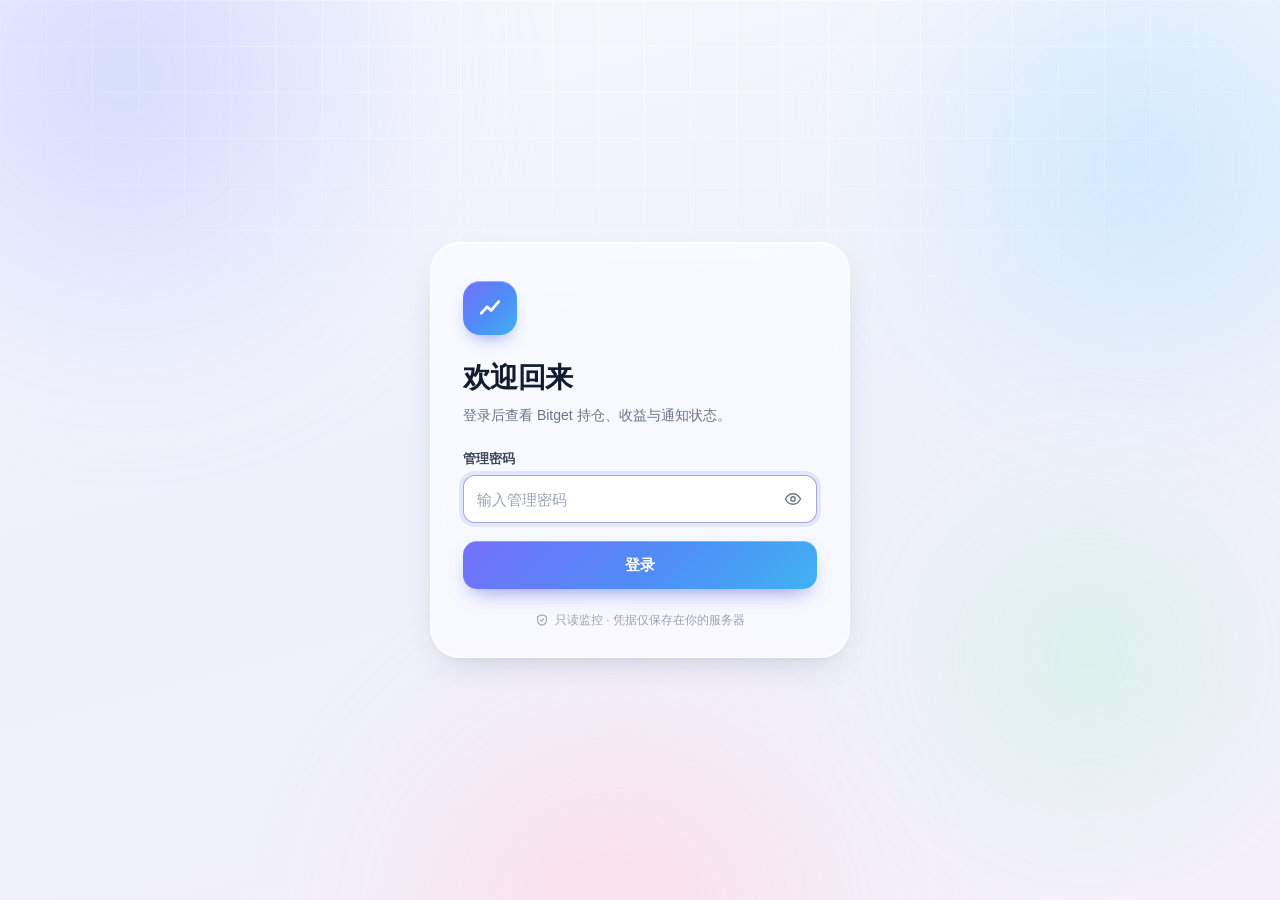
<file: app/web/login.html>
<!doctype html>
<html lang="zh-CN">
<head>
<meta charset="utf-8">
<meta name="viewport" content="width=device-width, initial-scale=1, viewport-fit=cover">
<meta name="color-scheme" content="light">
<meta name="theme-color" content="#eef1f8">
<meta name="robots" content="noindex,nofollow">
<title>登录 · Bitget 持仓工作台</title>
<link rel="icon" href="assets/icon.svg?v=f64e1daaa529" type="image/svg+xml">
<link rel="stylesheet" href="assets/app.css?v=f64e1daaa529">
<script src="assets/login.js?v=f64e1daaa529" defer></script>
</head>
<body>
<div class="backdrop" aria-hidden="true"><span class="orb orb-a"></span><span class="orb orb-b"></span><span class="orb orb-c"></span><span class="orb orb-d"></span></div>
<main class="login-wrap">
  <section class="glass login-card" aria-labelledby="login-title">
    <span class="brand-mark lg"><svg viewBox="0 0 24 24" aria-hidden="true"><path d="M4.5 16.5 9.5 11l3.5 3 6.5-7.5"/></svg></span>
    <h1 id="login-title">欢迎回来</h1>
    <p class="lead">登录后查看 Bitget 持仓、收益与通知状态。</p>
    <div class="login-note" id="login-note" hidden></div>
    <form id="login-form">
      <label class="field-label" for="pw">管理密码</label>
      <div class="pw">
        <input class="input" id="pw" type="password" autocomplete="current-password" required maxlength="256" placeholder="输入管理密码" autofocus>
        <button class="pw-toggle" id="pw-toggle" type="button" aria-label="显示密码"><svg class="ic" viewBox="0 0 24 24" aria-hidden="true"><path d="M2 12s3.5-7 10-7 10 7 10 7-3.5 7-10 7S2 12 2 12Z"/><circle cx="12" cy="12" r="3"/></svg></button>
      </div>
      <p class="field-error" id="login-error" role="alert" hidden></p>
      <button class="btn primary block" id="login-btn" type="submit">登录</button>
    </form>
    <div class="login-foot"><svg class="ic" viewBox="0 0 24 24" aria-hidden="true"><path d="M12 3 4.5 6v6c0 4.6 3.2 7.8 7.5 9 4.3-1.2 7.5-4.4 7.5-9V6L12 3Z"/><path d="m9 12 2 2 4-4"/></svg>只读监控 · 凭据仅保存在你的服务器</div>
  </section>
</main>
</body>
</html>
</file>
<file: app/web/assets/app.css>
/* Bitget 持仓工作台 · Light Glass UI */
:root{
  --ink:#151b2e;--ink-2:#3b4459;--muted:#6b7489;--faint:#9aa2b4;
  --line:rgba(21,27,46,.08);--line-2:rgba(21,27,46,.05);
  --glass:rgba(255,255,255,.56);--glass-hi:rgba(255,255,255,.74);--edge:rgba(255,255,255,.86);
  --accent:#5b5bd6;--accent-2:#3f8ff6;--accent-soft:rgba(91,91,214,.11);
  --grad:linear-gradient(135deg,#7470fa 0%,#4f8df7 55%,#3fb2f2 100%);
  --up:#0b9c6c;--up-soft:rgba(11,156,108,.11);
  --down:#e5484d;--down-soft:rgba(229,72,77,.10);
  --warn:#c97a07;--warn-soft:rgba(217,119,6,.12);
  --radius:24px;--radius-sm:14px;
  --shadow:inset 0 1px 0 rgba(255,255,255,.95),0 14px 36px -16px rgba(38,46,96,.24),0 2px 6px -2px rgba(38,46,96,.06);
  --blur:saturate(175%) blur(22px);
  --ease:cubic-bezier(.3,.9,.3,1);
  --font:-apple-system,BlinkMacSystemFont,"SF Pro Text","PingFang SC","Hiragino Sans GB","Segoe UI","Microsoft YaHei","Helvetica Neue",Arial,sans-serif;
  --mono:"SF Mono",ui-monospace,"JetBrains Mono",Menlo,Consolas,monospace;
}
*{box-sizing:border-box}
html{-webkit-text-size-adjust:100%;scroll-behavior:smooth}
body{margin:0;min-height:100vh;font:14px/1.5 var(--font);color:var(--ink);background:#eef1f8;-webkit-font-smoothing:antialiased;overflow-x:hidden}
button,input,select{font:inherit;color:inherit}
a{color:inherit}
[hidden]{display:none!important}
.num,.tab-num{font-variant-numeric:tabular-nums}

/* ---------- backdrop ---------- */
.backdrop{position:fixed;inset:0;z-index:-1;overflow:hidden;background:linear-gradient(165deg,#f6f8fd 0%,#eef1fa 46%,#f4f0f9 100%)}
.backdrop::after{content:"";position:absolute;inset:0;background-image:linear-gradient(rgba(255,255,255,.55) 1px,transparent 1px),linear-gradient(90deg,rgba(255,255,255,.55) 1px,transparent 1px);background-size:46px 46px;-webkit-mask-image:radial-gradient(ellipse 80% 60% at 50% 0%,#000 10%,transparent 75%);mask-image:radial-gradient(ellipse 80% 60% at 50% 0%,#000 10%,transparent 75%)}
.orb{position:absolute;border-radius:50%;filter:blur(64px);opacity:.8}
.orb-a{width:48vw;height:48vw;left:-12vw;top:-16vw;background:radial-gradient(circle at 45% 45%,#c8d0ff 0%,rgba(200,208,255,0) 70%)}
.orb-b{width:42vw;height:42vw;right:-10vw;top:-8vw;background:radial-gradient(circle,#bfe5ff 0%,rgba(191,229,255,0) 70%)}
.orb-c{width:44vw;height:44vw;left:26vw;bottom:-24vw;background:radial-gradient(circle,#ffd6e4 0%,rgba(255,214,228,0) 70%)}
.orb-d{width:30vw;height:30vw;right:0;bottom:4vw;background:radial-gradient(circle,#c9f2e3 0%,rgba(201,242,227,0) 70%)}

/* ---------- glass primitives ---------- */
.glass{background:var(--glass);-webkit-backdrop-filter:var(--blur);backdrop-filter:var(--blur);border:1px solid var(--edge);box-shadow:var(--shadow)}
.card{position:relative;border-radius:var(--radius);padding:22px}
.ic{width:18px;height:18px;flex:none;fill:none;stroke:currentColor;stroke-width:1.8;stroke-linecap:round;stroke-linejoin:round}
.sub{display:block;font-size:12px;color:var(--muted);font-weight:400}
.muted{color:var(--muted)}
.up{color:var(--up)}.down{color:var(--down)}.flat{color:var(--ink)}
.eyebrow{font-size:12.5px;font-weight:600;color:var(--muted);letter-spacing:.2px}

.pill{display:inline-flex;align-items:center;gap:4px;height:22px;padding:0 8px;border-radius:999px;font-size:11.5px;font-weight:600;white-space:nowrap}
.pill.long{background:var(--up-soft);color:var(--up)}
.pill.short{background:var(--down-soft);color:var(--down)}
.pill.soft{background:rgba(21,27,46,.06);color:var(--ink-2);font-weight:500}
.pill.up{background:var(--up-soft)}.pill.down{background:var(--down-soft)}.pill.flat{background:rgba(21,27,46,.06)}

.btn{display:inline-flex;align-items:center;justify-content:center;gap:7px;height:40px;padding:0 16px;border-radius:12px;border:1px solid rgba(21,27,46,.09);background:rgba(255,255,255,.72);font-weight:600;font-size:13.5px;color:var(--ink);cursor:pointer;text-decoration:none;white-space:nowrap;transition:background .2s,box-shadow .2s,transform .15s,filter .2s}
.btn:hover{background:#fff;box-shadow:0 4px 14px -6px rgba(38,46,96,.25)}
.btn:active{transform:translateY(1px)}
.btn.primary{border:0;color:#fff;background:var(--grad);box-shadow:0 10px 22px -10px rgba(79,91,213,.75),inset 0 1px 0 rgba(255,255,255,.28)}
.btn.primary:hover{filter:brightness(1.06)}
.btn:disabled{opacity:.5;cursor:not-allowed;transform:none}
.btn .ic{width:16px;height:16px}
.btn.spinning .ic,.icon-btn.spinning .ic{animation:spin .8s linear infinite}
.icon-btn{width:36px;height:36px;border-radius:11px;border:1px solid transparent;background:transparent;color:var(--ink-2);display:grid;place-items:center;cursor:pointer;transition:background .2s,border-color .2s,color .2s}
.icon-btn:hover{background:rgba(255,255,255,.75);border-color:rgba(255,255,255,.95);color:var(--ink)}
.icon-btn:disabled{opacity:.4;cursor:not-allowed}
:focus-visible{outline:2px solid rgba(91,91,214,.55);outline-offset:2px}
@keyframes spin{to{transform:rotate(360deg)}}

/* ---------- top bar ---------- */
.topbar{position:sticky;top:14px;z-index:30;display:flex;align-items:center;gap:16px;width:min(1240px,calc(100% - 32px));height:62px;margin:14px auto 0;padding:0 10px 0 12px;border-radius:20px}
.brand{display:flex;align-items:center;gap:10px;min-width:0;text-decoration:none}
.brand-mark{width:36px;height:36px;border-radius:11px;display:grid;place-items:center;background:var(--grad);box-shadow:0 8px 18px -8px rgba(79,91,213,.7),inset 0 1px 0 rgba(255,255,255,.35);flex:none}
.brand-mark svg{width:20px;height:20px;fill:none;stroke:#fff;stroke-width:2.4;stroke-linecap:round;stroke-linejoin:round}
.brand-text{display:flex;flex-direction:column;line-height:1.15}
.brand-text strong{font-size:15px;letter-spacing:.1px}
.brand-text em{font-style:normal;font-size:11.5px;color:var(--muted)}
.tabs{position:relative;display:flex;gap:2px;margin:0 0 0 auto;padding:4px;border-radius:14px;background:rgba(255,255,255,.42);border:1px solid rgba(255,255,255,.7)}
.tabs a{position:relative;z-index:1;padding:7px 16px;border-radius:10px;font-size:13.5px;font-weight:500;color:var(--ink-2);text-decoration:none;white-space:nowrap;transition:color .2s}
.tabs a:hover{color:var(--ink)}
.tabs a.active{color:var(--ink);font-weight:600}
.tab-indicator{position:absolute;z-index:0;top:4px;bottom:4px;left:0;width:0;border-radius:10px;background:#fff;box-shadow:0 3px 10px -3px rgba(38,46,96,.22),0 0 0 1px rgba(21,27,46,.035);transition:transform .4s var(--ease),width .4s var(--ease)}
.top-actions{display:flex;align-items:center;gap:4px;margin-left:auto}
.live-chip{display:inline-flex;align-items:center;gap:8px;height:32px;margin-right:4px;padding:0 12px;border-radius:999px;background:rgba(255,255,255,.55);border:1px solid rgba(255,255,255,.85);font-size:12.5px;color:var(--ink-2);white-space:nowrap;font-variant-numeric:tabular-nums}
.live-chip i{width:7px;height:7px;border-radius:50%;background:var(--faint);box-shadow:0 0 0 3px rgba(154,162,180,.2)}
.live-chip.ok i{background:var(--up);box-shadow:0 0 0 3px var(--up-soft);animation:pulse 2.2s infinite}
.live-chip.warn i{background:var(--warn);box-shadow:0 0 0 3px var(--warn-soft)}
.live-chip.err i{background:var(--down);box-shadow:0 0 0 3px var(--down-soft)}
@keyframes pulse{0%{box-shadow:0 0 0 0 rgba(11,156,108,.35)}70%{box-shadow:0 0 0 7px rgba(11,156,108,0)}100%{box-shadow:0 0 0 0 rgba(11,156,108,0)}}

/* ---------- layout ---------- */
.main{width:min(1240px,calc(100% - 32px));margin:28px auto 72px}
.view{display:none}
.view.active{display:block;animation:rise .5s var(--ease)}
@keyframes rise{from{opacity:0;transform:translateY(10px)}to{opacity:1;transform:none}}
.view-head{display:flex;align-items:flex-end;justify-content:space-between;gap:16px;flex-wrap:wrap;margin:2px 4px 20px}
.view-head h1{margin:0;font-size:28px;line-height:1.2;font-weight:680;letter-spacing:-.5px}
.view-head p{margin:6px 0 0;font-size:13.5px;color:var(--muted)}
.head-actions{display:flex;gap:8px;flex-wrap:wrap}
.card-head{display:flex;align-items:center;justify-content:space-between;gap:12px;margin-bottom:16px}
.card-title{display:flex;align-items:center;gap:8px;margin:0;font-size:14.5px;font-weight:650}
.card-title .ic{color:var(--accent)}
.link{display:inline-flex;align-items:center;gap:4px;font-size:12.5px;font-weight:600;color:var(--accent);text-decoration:none}
.link .ic{width:14px;height:14px}
.link:hover{text-decoration:underline}

/* ---------- overview ---------- */
.ov-grid{display:grid;grid-template-columns:repeat(12,minmax(0,1fr));gap:18px}
.hero{grid-column:span 8;overflow:hidden}
.perf{grid-column:span 4}
.curve{grid-column:span 12}
.ov-pos{grid-column:span 7}
.ov-his{grid-column:span 5}
.hero::before{content:"";position:absolute;inset:0;border-radius:inherit;background:radial-gradient(110% 130% at 100% 0%,rgba(116,112,250,.16),transparent 55%),radial-gradient(80% 90% at 0% 100%,rgba(63,178,242,.10),transparent 60%);pointer-events:none}
.hero>*{position:relative}
.big{display:flex;align-items:baseline;gap:2px;margin:6px 0 10px;font-size:46px;line-height:1.05;font-weight:700;letter-spacing:-1.4px;font-variant-numeric:tabular-nums}
.big small{font-size:.5em;font-weight:650;letter-spacing:-.3px;color:var(--ink-2)}
.big em{margin-left:10px;font-style:normal;font-size:14px;font-weight:600;letter-spacing:0;color:var(--muted)}
.hero-sub{display:flex;align-items:center;gap:10px;flex-wrap:wrap;font-size:12.5px;color:var(--muted)}
.metrics{display:grid;grid-template-columns:repeat(4,minmax(0,1fr));gap:10px;margin-top:22px}
.metric{min-width:0;padding:12px 14px;border-radius:15px;background:rgba(255,255,255,.52);border:1px solid rgba(255,255,255,.85)}
.metric label{display:block;font-size:12px;color:var(--muted)}
.metric b{display:block;margin-top:3px;font-size:16.5px;font-weight:650;font-variant-numeric:tabular-nums;white-space:nowrap;overflow:hidden;text-overflow:ellipsis}
.inline-alert{display:flex;align-items:center;gap:8px;margin-top:14px;font-size:12.5px;color:var(--warn)}
.inline-alert .ic{width:15px;height:15px}
.acct-list{display:flex;flex-wrap:wrap;gap:8px;margin-top:12px}

.perf-body{display:flex;align-items:center;gap:20px}
.ring-box{position:relative;width:128px;height:128px;flex:none}
.ring-box svg{width:100%;height:100%;transform:rotate(-90deg)}
.ring-box circle{fill:none;stroke-width:11}
.ring-box .track{stroke:rgba(21,27,46,.07)}
.ring-box .bar{stroke-linecap:round;transition:stroke-dasharray .9s var(--ease)}
.ring-label{position:absolute;inset:0;display:grid;place-content:center;text-align:center}
.ring-label b{font-size:24px;font-weight:700;letter-spacing:-.6px;font-variant-numeric:tabular-nums}
.ring-label span{font-size:11.5px;color:var(--muted)}
.perf-list{flex:1;min-width:0;margin:0;display:grid;gap:10px}
.perf-list div{display:flex;justify-content:space-between;gap:10px;font-size:13px}
.perf-list dt{color:var(--muted)}
.perf-list dd{margin:0;font-weight:650;font-variant-numeric:tabular-nums;white-space:nowrap}

.chart{position:relative;height:210px;margin:4px -4px 0;touch-action:pan-y}
.chart-svg{display:block;width:100%;height:100%;overflow:visible}
.chart-svg .line{fill:none;stroke-width:2.4;vector-effect:non-scaling-stroke;stroke-linejoin:round;stroke-linecap:round}
.chart-svg .zero{stroke:rgba(21,27,46,.16);stroke-width:1;stroke-dasharray:4 5;vector-effect:non-scaling-stroke}
.chart-dot{position:absolute;width:12px;height:12px;margin:-6px 0 0 -6px;border-radius:50%;background:#fff;border:3px solid var(--accent);box-shadow:0 2px 8px rgba(38,46,96,.3);pointer-events:none;opacity:0;transition:opacity .15s}
.chart-tip{position:absolute;top:0;padding:8px 11px;border-radius:12px;font-size:12px;line-height:1.45;white-space:nowrap;pointer-events:none;opacity:0;transform:translate(-50%,-8px);transition:opacity .15s;background:rgba(255,255,255,.88);-webkit-backdrop-filter:blur(12px);backdrop-filter:blur(12px);border:1px solid #fff;box-shadow:0 10px 24px -10px rgba(38,46,96,.35)}
.chart.hover .chart-dot,.chart.hover .chart-tip{opacity:1}
.chart-tip b{font-variant-numeric:tabular-nums}
.chart-foot{display:flex;justify-content:space-between;margin-top:10px;font-size:12px;color:var(--faint)}
.curve-value{font-size:20px;font-weight:700;letter-spacing:-.4px;font-variant-numeric:tabular-nums;white-space:nowrap}
.curve-value .sub{display:inline;margin-left:2px;font-size:12px;font-weight:500;letter-spacing:0}

.mini-list{display:flex;flex-direction:column}
.mini-row{display:grid;grid-template-columns:minmax(0,1.3fr) minmax(0,1fr) auto;align-items:center;gap:12px;padding:11px 10px;margin:0 -10px;border-radius:14px;text-decoration:none;transition:background .15s}
.mini-row+.mini-row{border-top:1px solid var(--line-2)}
.mini-row:hover{background:rgba(255,255,255,.55)}
.mini-sym{display:flex;align-items:center;gap:8px;min-width:0}
.mini-sym strong{font-size:14px;overflow:hidden;text-overflow:ellipsis;white-space:nowrap}
.mini-mid{font-size:12.5px;color:var(--muted);font-variant-numeric:tabular-nums;white-space:nowrap;overflow:hidden;text-overflow:ellipsis}
.mini-val{text-align:right;font-weight:650;font-variant-numeric:tabular-nums;white-space:nowrap}
.mini-val small{display:block;font-size:11.5px;font-weight:500;opacity:.85}

/* ---------- positions ---------- */
.head-chips{display:flex;gap:10px;flex-wrap:wrap}
.total-chip{display:flex;flex-direction:column;min-width:140px;padding:10px 16px;border-radius:16px}
.total-chip label{font-size:11.5px;color:var(--muted)}
.total-chip b{font-size:17px;font-weight:700;font-variant-numeric:tabular-nums}
.pos-grid{display:grid;grid-template-columns:repeat(auto-fill,minmax(350px,1fr));gap:18px}
.pos-card{overflow:hidden;transition:transform .25s var(--ease),box-shadow .25s}
.pos-card:hover{transform:translateY(-2px);box-shadow:inset 0 1px 0 #fff,0 20px 40px -18px rgba(38,46,96,.32)}
.pos-card::before{content:"";position:absolute;left:0;top:0;bottom:0;width:3px;background:linear-gradient(180deg,var(--up),rgba(11,156,108,0))}
.pos-card.short::before{background:linear-gradient(180deg,var(--down),rgba(229,72,77,0))}
.pos-head{display:flex;align-items:center;justify-content:space-between;gap:10px}
.pos-sym{display:flex;align-items:center;gap:8px;flex-wrap:wrap;min-width:0}
.pos-sym strong{font-size:17px;letter-spacing:-.2px}
.pos-hold{display:inline-flex;align-items:center;gap:5px;font-size:12px;color:var(--muted);white-space:nowrap}
.pos-hold .ic{width:14px;height:14px}
.pos-pnl{display:flex;align-items:flex-end;justify-content:space-between;gap:12px;margin:18px 0 16px}
.pos-pnl label{display:block;font-size:12px;color:var(--muted)}
.pos-pnl b{display:block;font-size:30px;line-height:1.15;font-weight:700;letter-spacing:-.8px;font-variant-numeric:tabular-nums}
.pos-roi{text-align:right;font-size:17px;font-weight:700;font-variant-numeric:tabular-nums}
.pos-roi small{display:block;font-size:11.5px;font-weight:500;color:var(--muted)}
.pos-prices{display:grid;grid-template-columns:1fr auto 1fr;align-items:center;gap:10px;padding:12px 14px;border-radius:15px;background:rgba(255,255,255,.5);border:1px solid rgba(255,255,255,.85)}
.pos-prices label{display:block;font-size:11.5px;color:var(--muted)}
.pos-prices span[data-f]{display:inline-block;margin:1px -4px 0;padding:0 4px;border-radius:6px;font-size:15px;font-weight:650;font-variant-numeric:tabular-nums}
.pos-prices>div:last-child{text-align:right}
.pos-arrow{color:var(--faint)}
.pos-arrow .ic{width:16px;height:16px}
.kv{display:grid;grid-template-columns:repeat(3,minmax(0,1fr));gap:12px 10px;margin:16px 0 0}
.kv div{min-width:0}
.kv dt{font-size:11.5px;color:var(--muted)}
.kv dd{margin:2px 0 0;font-size:13.5px;font-weight:600;font-variant-numeric:tabular-nums;white-space:nowrap;overflow:hidden;text-overflow:ellipsis}
.pos-foot{margin-top:16px;padding-top:12px;border-top:1px solid var(--line);font-size:12px;color:var(--faint)}
.tick-up{animation:tickUp 1s ease-out}
.tick-down{animation:tickDown 1s ease-out}
@keyframes tickUp{0%{background:rgba(11,156,108,.22)}100%{background:transparent}}
@keyframes tickDown{0%{background:rgba(229,72,77,.2)}100%{background:transparent}}

/* ---------- history ---------- */
.stat-strip{display:grid;grid-template-columns:repeat(5,minmax(0,1fr));gap:14px;margin-bottom:18px}
.stat{min-width:0;padding:16px 18px;border-radius:20px}
.stat label{font-size:12px;color:var(--muted)}
.stat b{display:block;margin-top:4px;font-size:21px;font-weight:700;letter-spacing:-.4px;font-variant-numeric:tabular-nums;white-space:nowrap;overflow:hidden;text-overflow:ellipsis}
.stat small{display:block;margin-top:2px;font-size:11.5px;color:var(--faint);white-space:nowrap;overflow:hidden;text-overflow:ellipsis}
.toolbar{display:flex;align-items:center;gap:10px;flex-wrap:wrap;margin-bottom:14px}
.search{display:flex;align-items:center;gap:8px;flex:1;min-width:200px;max-width:320px;height:40px;padding:0 14px;border-radius:13px;color:var(--muted)}
.search input{flex:1;min-width:0;border:0;background:transparent;outline:0;color:var(--ink)}
.search input::placeholder{color:var(--faint)}
.search .ic{width:16px;height:16px}
.search.inset{background:rgba(255,255,255,.6);border:1px solid rgba(21,27,46,.07)}
.seg{display:inline-flex;padding:3px;border-radius:13px;background:rgba(255,255,255,.45);border:1px solid rgba(255,255,255,.8);-webkit-backdrop-filter:var(--blur);backdrop-filter:var(--blur)}
.seg button{height:32px;padding:0 13px;border:0;border-radius:10px;background:transparent;font-size:13px;color:var(--ink-2);cursor:pointer;transition:background .2s,color .2s}
.seg button.on{background:#fff;color:var(--ink);font-weight:600;box-shadow:0 2px 6px -1px rgba(38,46,96,.16)}
.select{height:40px;padding:0 34px 0 12px;border-radius:13px;border:1px solid rgba(21,27,46,.07);background:rgba(255,255,255,.6) url("data:image/svg+xml,%3Csvg xmlns='http://www.w3.org/2000/svg' viewBox='0 0 24 24' fill='none' stroke='%236b7489' stroke-width='2' stroke-linecap='round' stroke-linejoin='round'%3E%3Cpath d='m6 9 6 6 6-6'/%3E%3C/svg%3E") no-repeat right 10px center/16px;-webkit-appearance:none;appearance:none;cursor:pointer}
.table-card{border-radius:var(--radius);overflow:hidden}
.table-head{display:flex;align-items:center;justify-content:space-between;gap:12px;flex-wrap:wrap;padding:18px 20px 12px}
.table-head strong{font-size:15px}
.table-head .toolbar{margin:0}
table.ledger{width:100%;border-collapse:collapse;font-variant-numeric:tabular-nums}
.ledger th{padding:13px 16px;border-bottom:1px solid var(--line);font-size:12px;font-weight:500;color:var(--muted);text-align:left;white-space:nowrap;background:rgba(255,255,255,.3)}
.ledger td{padding:14px 16px;border-bottom:1px solid var(--line-2);font-size:13.5px;vertical-align:middle;white-space:nowrap}
.ledger tbody tr{transition:background .15s}
.ledger tbody tr:hover{background:rgba(255,255,255,.55)}
.ledger tbody tr:last-child td{border-bottom:0}
.ledger .r{text-align:right}
.ledger td b{font-size:14.5px;font-weight:700}
.sym-cell{display:flex;align-items:center;gap:8px}
.sym-cell strong{font-size:14px}
.price-pair{display:inline-flex;align-items:center;gap:6px}
.price-pair .ic{width:13px;height:13px;color:var(--faint)}
.pager{display:flex;align-items:center;justify-content:space-between;gap:12px;padding:12px 16px;border-top:1px solid var(--line);font-size:12.5px;color:var(--muted)}
.pager .btns{display:flex;align-items:center;gap:6px;font-variant-numeric:tabular-nums}

.empty{display:flex;flex-direction:column;align-items:center;justify-content:center;gap:6px;padding:48px 20px;text-align:center;color:var(--muted)}
.empty-ico{display:grid;place-items:center;width:54px;height:54px;margin-bottom:8px;border-radius:17px;background:rgba(255,255,255,.75);border:1px solid #fff;box-shadow:var(--shadow);color:var(--accent)}
.empty-ico .ic{width:22px;height:22px}
.empty strong{font-size:15px;color:var(--ink)}
.empty span{max-width:360px;font-size:13px}
.card .empty{padding:28px 10px}
.pos-grid>.empty{grid-column:1/-1;border-radius:var(--radius)}

/* ---------- notifications ---------- */
.banner{display:flex;align-items:center;gap:10px;margin-bottom:18px;padding:12px 16px;border-radius:16px;font-size:13.5px;font-weight:500}
.banner .ic{width:17px;height:17px}
.banner.ok{color:#087553}.banner.warn{color:#995b05}.banner.err{color:#b4232a}.banner.info{color:var(--accent)}
.ch-grid{display:grid;grid-template-columns:repeat(3,minmax(0,1fr));gap:18px;margin-bottom:18px}
.ch-top{display:flex;align-items:center;gap:12px}
.ch-top>div{flex:1;min-width:0}
.ch-top strong{font-size:15px}
.ch-ico{display:grid;place-items:center;width:42px;height:42px;border-radius:13px;color:#fff;flex:none;box-shadow:inset 0 1px 0 rgba(255,255,255,.3),0 8px 16px -8px rgba(38,46,96,.5)}
.ch-ico.telegram{background:linear-gradient(135deg,#4cc3fa,#2a8ee0)}
.ch-ico.discord{background:linear-gradient(135deg,#8f94fb,#5865f2)}
.ch-ico.bark{background:linear-gradient(135deg,#ffa24c,#f4446a)}
.badge{padding:3px 10px;border-radius:999px;font-size:11.5px;font-weight:600;white-space:nowrap}
.badge.on{background:var(--up-soft);color:var(--up)}
.badge.wait{background:var(--warn-soft);color:var(--warn)}
.badge.off{background:rgba(21,27,46,.06);color:var(--muted)}
.counts{display:grid;grid-template-columns:repeat(3,minmax(0,1fr));gap:8px;margin:16px 0 12px}
.counts div{padding:10px 6px;border-radius:13px;background:rgba(255,255,255,.52);border:1px solid rgba(255,255,255,.85);text-align:center}
.counts b{display:block;font-size:18px;font-weight:700;font-variant-numeric:tabular-nums}
.counts span{font-size:11.5px;color:var(--muted)}
.ch-foot{margin:0;font-size:12px;color:var(--muted)}
.ev-list{padding:2px 8px 6px}
.ev{display:grid;grid-template-columns:38px minmax(0,1fr) 72px 150px;align-items:center;gap:14px;padding:11px 12px;border-radius:15px;transition:background .15s}
.ev:hover{background:rgba(255,255,255,.55)}
.ev-ico{display:grid;place-items:center;width:38px;height:38px;border-radius:12px}
.ev-ico .ic{width:17px;height:17px}
.ev-ico.opened,.ev-ico.increased{background:var(--up-soft);color:var(--up)}
.ev-ico.reduced{background:var(--warn-soft);color:var(--warn)}
.ev-ico.closed{background:var(--accent-soft);color:var(--accent)}
.ev-ico.updated,.ev-ico.other{background:rgba(21,27,46,.06);color:var(--ink-2)}
.ev-main{min-width:0}
.ev-main strong{font-size:14px}
.ev-type{font-size:12.5px;font-weight:600;color:var(--ink-2)}
.ev-meta{text-align:right;font-size:12.5px;font-variant-numeric:tabular-nums}
.ev-state{display:block;font-size:11.5px;color:var(--muted)}
.ev-state.pending{color:var(--warn)}
.ev-state.processed{color:var(--up)}

/* ---------- settings ---------- */
.set-grid{display:grid;grid-template-columns:repeat(3,minmax(0,1fr));gap:18px;align-items:start}
.set-card .ch-top{padding-bottom:16px;border-bottom:1px solid var(--line)}
.field{margin-top:16px}
.field>label{display:flex;justify-content:space-between;align-items:center;gap:8px;margin-bottom:6px;font-size:12.5px;font-weight:600;color:var(--ink-2)}
.tag{font-size:11px;font-weight:500;color:var(--faint)}
.tag.ok{color:var(--up)}
.input{width:100%;height:42px;padding:0 13px;border-radius:12px;border:1px solid rgba(21,27,46,.1);background:rgba(255,255,255,.7);color:var(--ink);outline:0;transition:border-color .2s,box-shadow .2s,background .2s}
.input::placeholder{color:var(--faint)}
.input:focus{border-color:rgba(91,91,214,.55);background:#fff;box-shadow:0 0 0 4px rgba(91,91,214,.12)}
.input:disabled{opacity:.6}
.hint{margin:6px 0 0;font-size:12px;line-height:1.5;color:var(--muted)}
.switch{position:relative;display:inline-block;width:46px;height:27px;flex:none}
.switch input{position:absolute;inset:0;z-index:1;margin:0;opacity:0;cursor:pointer}
.switch span{position:absolute;inset:0;border-radius:999px;background:rgba(21,27,46,.15);transition:background .25s}
.switch span::after{content:"";position:absolute;top:3px;left:3px;width:21px;height:21px;border-radius:50%;background:#fff;box-shadow:0 2px 6px rgba(21,27,46,.22);transition:transform .3s var(--ease)}
.switch input:checked+span{background:var(--grad)}
.switch input:checked+span::after{transform:translateX(19px)}
.switch input:focus-visible+span{box-shadow:0 0 0 4px rgba(91,91,214,.2)}
.switch input:disabled{cursor:not-allowed}
.set-row{display:flex;align-items:center;justify-content:space-between;gap:14px;margin-top:16px;padding-top:16px;border-top:1px solid var(--line)}
.set-row strong{font-size:13.5px}
.set-row p{margin:2px 0 0;font-size:12px;color:var(--muted)}
.checks{display:flex;flex-wrap:wrap;gap:8px}
.check{position:relative}
.check input{position:absolute;opacity:0;width:1px;height:1px}
.check span{display:inline-flex;align-items:center;gap:6px;height:34px;padding:0 14px;border-radius:11px;border:1px solid rgba(21,27,46,.1);background:rgba(255,255,255,.62);font-size:13px;cursor:pointer;transition:all .2s}
.check input:checked+span{border-color:rgba(91,91,214,.4);background:var(--accent-soft);color:var(--accent);font-weight:600}
.check input:focus-visible+span{box-shadow:0 0 0 3px rgba(91,91,214,.2)}
details.guide{margin-top:18px;padding-top:14px;border-top:1px solid var(--line)}
details.guide summary{display:flex;align-items:center;gap:6px;font-size:12.5px;font-weight:600;color:var(--accent);cursor:pointer;list-style:none}
details.guide summary::-webkit-details-marker{display:none}
details.guide summary .ic{width:15px;height:15px;transition:transform .25s}
details.guide[open] summary .ic{transform:rotate(90deg)}
details.guide ol{margin:10px 0 0;padding-left:18px;font-size:12.5px;line-height:1.7;color:var(--ink-2)}
details.guide code{padding:1px 5px;border-radius:5px;background:rgba(21,27,46,.06);font-family:var(--mono);font-size:11.5px;word-break:break-all}
.set-note{margin:18px 4px 0;font-size:12.5px;color:var(--muted)}
.savebar{position:fixed;left:50%;bottom:24px;z-index:40;display:flex;align-items:center;justify-content:space-between;gap:14px;width:min(720px,calc(100% - 32px));padding:12px 12px 12px 20px;border-radius:20px;transform:translate(-50%,170%);transition:transform .45s var(--ease)}
.savebar.show{transform:translate(-50%,0)}
.savebar strong{font-size:14px}
.save-actions{display:flex;gap:8px}

/* ---------- toast / skeleton ---------- */
.toast{position:fixed;top:92px;left:50%;z-index:60;padding:10px 18px;border-radius:14px;font-size:13px;font-weight:600;transform:translate(-50%,-12px);opacity:0;transition:opacity .25s,transform .35s var(--ease)}
.toast.show{opacity:1;transform:translate(-50%,0)}
.sk{border-radius:10px;background:linear-gradient(90deg,rgba(255,255,255,.35) 25%,rgba(255,255,255,.9) 50%,rgba(255,255,255,.35) 75%);background-size:200% 100%;animation:sk 1.5s infinite linear}
.sk+.sk{margin-top:12px}
.sk-s{width:32%;height:14px}.sk-m{width:70%;height:18px}.sk-l{width:56%;height:46px}.sk-chart{height:180px}.sk-ring{width:128px;height:128px;border-radius:50%}
@keyframes sk{to{background-position:-200% 0}}

/* ---------- dock (mobile) ---------- */
.dock{display:none}

/* ---------- login ---------- */
.login-wrap{display:grid;place-items:center;min-height:100vh;padding:24px 16px}
.login-card{width:min(420px,100%);padding:38px 32px 28px;border-radius:30px;animation:rise .6s var(--ease)}
.brand-mark.lg{width:54px;height:54px;border-radius:17px}
.brand-mark.lg svg{width:28px;height:28px}
.login-card h1{margin:22px 0 6px;font-size:28px;font-weight:700;letter-spacing:-.6px}
.login-card .lead{margin:0 0 24px;color:var(--muted);font-size:14px}
.field-label{display:block;margin-bottom:7px;font-size:12.5px;font-weight:600;color:var(--ink-2)}
.pw{position:relative}
.pw .input{height:48px;padding-right:48px;font-size:15px}
.pw-toggle{position:absolute;top:6px;right:6px;width:36px;height:36px;border:0;border-radius:10px;background:transparent;color:var(--muted);display:grid;place-items:center;cursor:pointer}
.pw-toggle:hover{background:rgba(21,27,46,.05);color:var(--ink)}
.field-error{margin:10px 0 0;font-size:13px;font-weight:500;color:var(--down)}
.btn.block{width:100%;height:48px;margin-top:18px;font-size:15px;border-radius:14px}
.login-note{margin:0 0 18px;padding:10px 14px;border-radius:13px;font-size:13px;font-weight:500}
.login-note.warn{background:var(--warn-soft);color:#8f5405}
.login-note.ok{background:var(--up-soft);color:#087553}
.login-foot{display:flex;align-items:center;justify-content:center;gap:6px;margin-top:22px;font-size:12px;color:var(--faint)}
.login-foot .ic{width:14px;height:14px}

/* ---------- responsive ---------- */
@media (max-width:1100px){
  .set-grid{grid-template-columns:repeat(2,minmax(0,1fr))}
  .ev{grid-template-columns:38px minmax(0,1fr) 60px 130px}
}
@media (max-width:1000px){
  .hero,.perf,.ov-pos,.ov-his{grid-column:span 12}
  .ledger .hide-md{display:none}
}
@media (max-width:860px){
  table.ledger thead{display:none}
  table.ledger,.ledger tbody,.ledger tr,.ledger td{display:block;width:100%}
  .ledger tr{display:grid;grid-template-columns:repeat(2,minmax(0,1fr));gap:10px 14px;padding:16px 18px;border-bottom:1px solid var(--line)}
  .ledger td{padding:0;border:0;white-space:normal}
  .ledger td::before{content:attr(data-label);display:block;margin-bottom:1px;font-size:11px;color:var(--faint)}
  .ledger td.cell-sym{grid-column:1/-1;display:flex;align-items:center;justify-content:space-between}
  .ledger td.cell-sym::before{display:none}
  .ledger .r{text-align:left}
  .ledger .hide-md{display:none}
  .ledger td[data-label="费用"] .sub{display:none}
  .ledger tr{gap:8px 14px;padding:14px 16px}
  .ch-grid,.set-grid{grid-template-columns:1fr}
  .stat-strip{grid-template-columns:repeat(2,minmax(0,1fr))}
  .stat-strip .stat:first-child{grid-column:1/-1}
}
@media (max-width:760px){
  body{font-size:13.5px}
  .tabs{display:none}
  .topbar{top:10px;width:calc(100% - 24px);height:56px;margin-top:10px;border-radius:18px}
  .main{width:calc(100% - 24px);margin:20px auto calc(112px + env(safe-area-inset-bottom))}
  .live-chip .lbl-time{display:none}
  .dock{display:flex;position:fixed;left:12px;right:12px;bottom:calc(12px + env(safe-area-inset-bottom));z-index:30;height:66px;padding:0 6px;border-radius:24px;align-items:center;justify-content:space-around}
  .dock a{flex:1;display:flex;flex-direction:column;align-items:center;gap:3px;padding:7px 0;border-radius:16px;font-size:11px;color:var(--muted);text-decoration:none;transition:color .2s,background .2s}
  .dock a .ic{width:21px;height:21px}
  .dock a.active{color:var(--accent);font-weight:600;background:rgba(255,255,255,.7)}
  .savebar{bottom:calc(90px + env(safe-area-inset-bottom));padding:12px 12px 12px 16px}
  .savebar .sub{display:none}
  .toast{top:78px}
  .view-head{margin-bottom:16px}
  .view-head h1{font-size:23px}
  .card{padding:18px;border-radius:22px}
  .big{font-size:38px}
  .metrics{grid-template-columns:repeat(2,minmax(0,1fr))}
  .stat-strip{grid-template-columns:repeat(2,minmax(0,1fr));gap:10px}
  .stat{padding:14px}
  .stat b{font-size:18px}
  .pos-grid{grid-template-columns:minmax(0,1fr)}
  .pos-pnl b{font-size:27px}
  .perf-body{gap:16px}
  .ring-box{width:112px;height:112px}
  .chart{height:170px}
  .search{max-width:none;flex-basis:100%}
  .table-head .toolbar{width:100%}
  .ev{grid-template-columns:38px minmax(0,1fr) auto;gap:12px}
  .ev-type{display:none}
  .total-chip{flex:1;min-width:0}
}
@media (max-width:420px){
  .brand-text em{display:none}
  .mini-row{grid-template-columns:minmax(0,1fr) auto}
  .mini-mid{display:none}
  .kv{grid-template-columns:repeat(2,minmax(0,1fr))}
}
@media (prefers-reduced-motion:reduce){*,*::before,*::after{animation:none!important;transition:none!important}}
</file>
